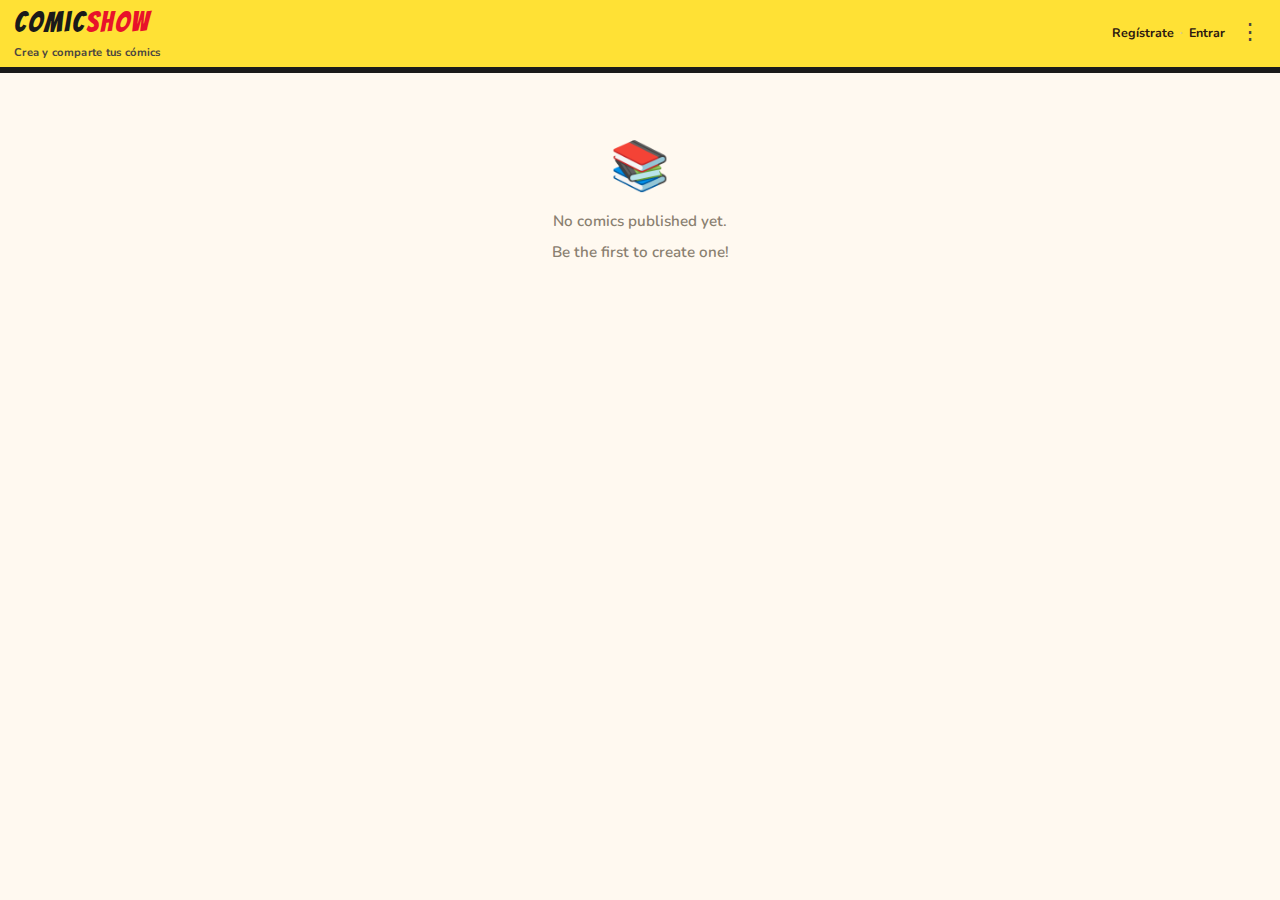
<file: index.html>
<!DOCTYPE html>
<html lang="es">
<head>
  <meta charset="UTF-8">
  <meta name="viewport" content="width=device-width, initial-scale=1.0, viewport-fit=cover">
  <meta name="mobile-web-app-capable" content="yes">
  <meta name="apple-mobile-web-app-capable" content="yes">
  <title>ComicShow</title>
  <link rel="manifest" href="manifest.json">
  <link rel="stylesheet" href="css/main.css">
  <link rel="stylesheet" href="css/home.css">
  <link href="https://fonts.googleapis.com/css2?family=Bangers&family=Comic+Neue:wght@400;700&family=Nunito:wght@400;600;700;900&display=swap" rel="stylesheet">
</head>
<body>




<!-- ══ LISTA ══ -->
<main class="home-list" id="comicsGrid">
  <div class="home-empty hidden" id="emptyState">
    <span>📚</span>
    <p data-i18n="noComics">Aún no hay cómics publicados.</p>
    <p data-i18n="beFirst">¡Sé el primero en crear uno!</p>
  </div>
</main>

<div class="toast" id="toast"></div>
<script src="js/i18n.js"></script>
<script src="js/auth.js"></script>
<script src="js/storage.js"></script>
<script src="js/header.js"></script>
<script src="js/home.js"></script>
</body>
</html>
</file>
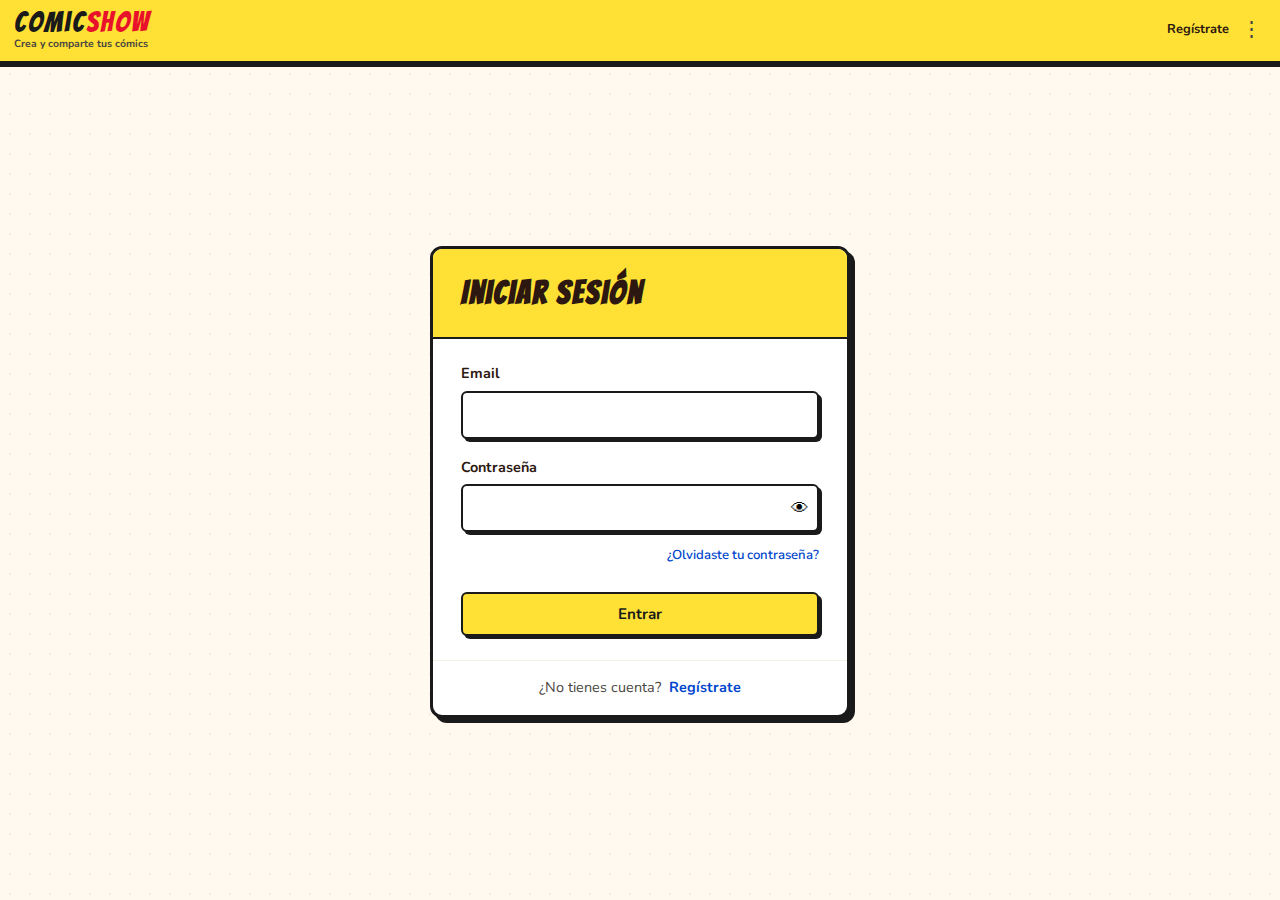
<file: pages/editor.html>
<!DOCTYPE html>
<html lang="es">
<head>
  <meta charset="UTF-8">
  <meta name="viewport" content="width=device-width, initial-scale=1.0, viewport-fit=cover">
  <title>Editor – ComicShow</title>
  <link rel="stylesheet" href="../css/main.css">
  <link rel="stylesheet" href="../css/editor.css">
  <link href="https://fonts.googleapis.com/css2?family=Bangers&family=Comic+Neue:wght@400;700&family=Nunito:wght@400;600;700;900&display=swap" rel="stylesheet">
</head>
<body class="editor-page">


<div class="editor-toolbar" id="editorToolbar" aria-label="Herramientas del editor">
  <div class="editor-menus" id="editorMenus" style="display:none">
    <div class="editor-dropdown">
      <button class="editor-menu-btn" data-menu="menuVinetas">🖼 Viñetas ▾</button>
      <div class="editor-dropdown-panel" id="menuVinetas">
        <div class="edrop-section">
          <div class="edrop-label" data-i18n="panelOrientation">Orientación</div>
          <div id="orientationSection">
            <select id="panelOrientation" class="form-input">
              <option value="h" data-i18n="horizontal">Horizontal</option>
              <option value="v" data-i18n="vertical">Vertical</option>
            </select>
          </div>
        </div>
        <div class="edrop-section" id="uploadSection"></div>
        <div class="edrop-section">
          <div class="edrop-label">Orden y lista</div>
          <div id="panelsList"></div>
        </div>
      </div>
    </div>
    <div class="editor-dropdown">
      <button class="editor-menu-btn" data-menu="menuTextos">✍️ Textos ▾</button>
      <div class="editor-dropdown-panel" id="menuTextos">
        <div class="edrop-section">
          <div class="edrop-btns" id="textTools" style="display:none">
            <button class="btn btn-outline" id="addDialogBtn" data-i18n="addDialog">💬 Bocadillo</button>
            <button class="btn btn-outline" id="addHeaderBtn" data-i18n="addHeader">📋 Cabecera</button>
            <button class="btn btn-outline" id="addFooterBtn" data-i18n="addFooter">📝 Pie</button>
          </div>
        </div>
        <div class="edrop-section">
          <div class="edrop-label" data-i18n="dialogOrder">Orden de aparición</div>
          <div id="dialogOrderList" class="dialog-order-list"></div>
        </div>
      </div>
    </div>
  </div>
  <div class="editor-actions" id="editorActions" style="display:none">
    <button class="btn btn-outline editor-btn" id="saveBtn" data-i18n="save">Guardar</button>
    <button class="btn btn-primary editor-btn" id="publishBtn" data-i18n="publishComic">📖 Publicar</button>
  </div>
</div>


<!-- PANTALLA 1: Lista de proyectos -->
<main id="screenProjects" class="projects-screen">
  <div class="projects-header">
    <h2 class="projects-title" data-i18n="myComics">Mis cómics</h2>
    <button class="btn btn-primary" id="newProjectBtn" data-i18n="newProject">✨ Nuevo proyecto</button>
  </div>
  <div class="projects-grid" id="projectsGrid"></div>
</main>

<!-- PANTALLA 2: Editor de viñeta -->
<main id="screenEditor" class="editor-canvas-area" style="display:none">
  <div class="canvas-placeholder" id="canvasPlaceholder">
    <span>🖼</span>
    <p>Abre <strong>Viñetas ▾</strong> y sube tu primera imagen</p>
  </div>
  <div class="panel-viewer hidden" id="panelViewer">
    <div class="panel-stage" id="panelStage">
      <img id="panelImage" src="" alt="">
      <div class="text-layer" id="textLayer"></div>
    </div>
    <div class="panel-num-bar" id="panelNumBar">Viñeta 1</div>
  </div>
</main>

<!-- Modal: Nuevo proyecto -->
<div class="modal-overlay" id="projectModal">
  <div class="modal-box">
    <div class="modal-header">
      <span class="modal-title">Nuevo proyecto</span>
      <button class="modal-close" id="projectModalClose">✕</button>
    </div>
    <div class="modal-body">
      <div class="form-group">
        <label class="form-label">Título del cómic</label>
        <input type="text" id="comicTitleInput" class="form-input" maxlength="80" placeholder="Escribe el título...">
      </div>
      <div class="form-group">
        <label class="form-label">Descripción (opcional)</label>
        <textarea id="comicDescInput" class="form-input" rows="2" maxlength="200" placeholder="Breve descripción..."></textarea>
      </div>
    </div>
    <div class="modal-footer">
      <button class="btn btn-primary" id="projectModalSave">Crear proyecto</button>
    </div>
  </div>
</div>

<!-- Modal: Cola del bocadillo -->
<div class="modal-overlay" id="tailModal">
  <div class="modal-box">
    <div class="modal-header">
      <span class="modal-title">Cola del bocadillo</span>
      <button class="modal-close" id="tailModalClose">✕</button>
    </div>
    <div class="modal-body tail-selector">
      <p style="margin-bottom:12px;font-size:.9rem;color:var(--gray-700)">¿Desde qué lado sale la cola?</p>
      <div class="tail-options">
        <button class="tail-opt" data-tail="top">↑ Arriba</button>
        <button class="tail-opt" data-tail="right">→ Derecha</button>
        <button class="tail-opt" data-tail="bottom">↓ Abajo</button>
        <button class="tail-opt" data-tail="left">← Izquierda</button>
      </div>
    </div>
  </div>
</div>

<input type="file" id="fileInput" accept="image/*,.gif" style="display:none" multiple>
<div class="toast" id="toast"></div>
<script src="../js/i18n.js"></script>
<script src="../js/auth.js"></script>
<script src="../js/storage.js"></script>
<script src="../js/header.js"></script>
<script src="../js/editor.js"></script>
</body>
</html>
</file>
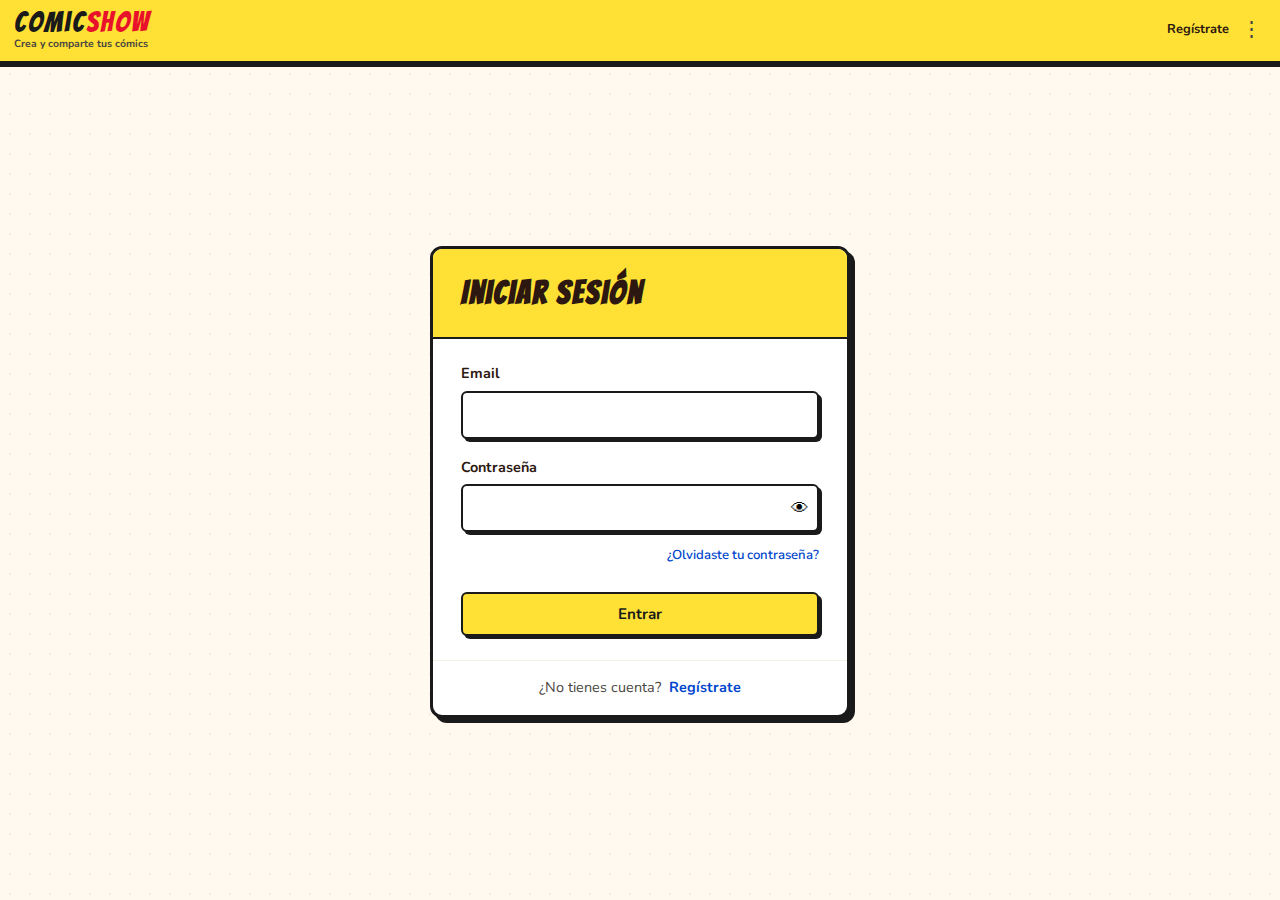
<file: pages/login.html>
<!DOCTYPE html>
<html lang="es">
<head>
  <meta charset="UTF-8">
  <meta name="viewport" content="width=device-width, initial-scale=1.0, viewport-fit=cover">
  <title>Entrar – ComicShow</title>
  <link rel="stylesheet" href="../css/main.css">
  <link rel="stylesheet" href="../css/auth.css">
  <link href="https://fonts.googleapis.com/css2?family=Bangers&family=Comic+Neue:wght@400;700&family=Nunito:wght@400;600;700;900&display=swap" rel="stylesheet">
</head>
<body class="auth-page">

<header class="site-header home-header">
  <div class="home-header-inner">
    <div class="home-logo-area">
      <a href="../index.html" class="logo-link">
        <span class="logo-main">Comic<span class="logo-accent">Show</span></span>
      </a>
      <span class="home-tagline">Crea y comparte tus cómics</span>
    </div>
    <div class="home-user-area">
      <a href="register.html" class="home-user-link" style="font-size:.8rem;font-weight:700">Regístrate</a>
      <button class="home-dots-btn" title="Más opciones">⋮</button>
    </div>
  </div>
</header>

<main class="auth-main">
  <div class="auth-card">
    <div class="auth-card-header">
      <h1 class="auth-title">Iniciar sesión</h1>
    </div>
    <form id="loginForm" class="auth-form" novalidate>
      <div class="form-group">
        <label class="form-label" for="loginEmail">Email</label>
        <input type="email" id="loginEmail" class="form-input" autocomplete="email" required>
        <span class="form-error" id="emailError"></span>
      </div>
      <div class="form-group">
        <label class="form-label" for="loginPass">Contraseña</label>
        <div class="pass-wrap">
          <input type="password" id="loginPass" class="form-input" autocomplete="current-password" required>
          <button type="button" class="pass-toggle" id="passToggle">👁</button>
        </div>
        <span class="form-error" id="passError"></span>
      </div>
      <div class="form-group forgot-row">
        <a href="#" class="forgot-link">¿Olvidaste tu contraseña?</a>
      </div>
      <button type="submit" class="btn btn-primary btn-full">Entrar</button>
    </form>
    <p class="auth-switch">
      ¿No tienes cuenta? <a href="register.html">Regístrate</a>
    </p>
  </div>
</main>

<div class="toast" id="toast"></div>
<script src="../js/i18n.js"></script>
<script src="../js/auth.js"></script>
<script src="../js/auth-pages.js"></script>
</body>
</html>
</file>
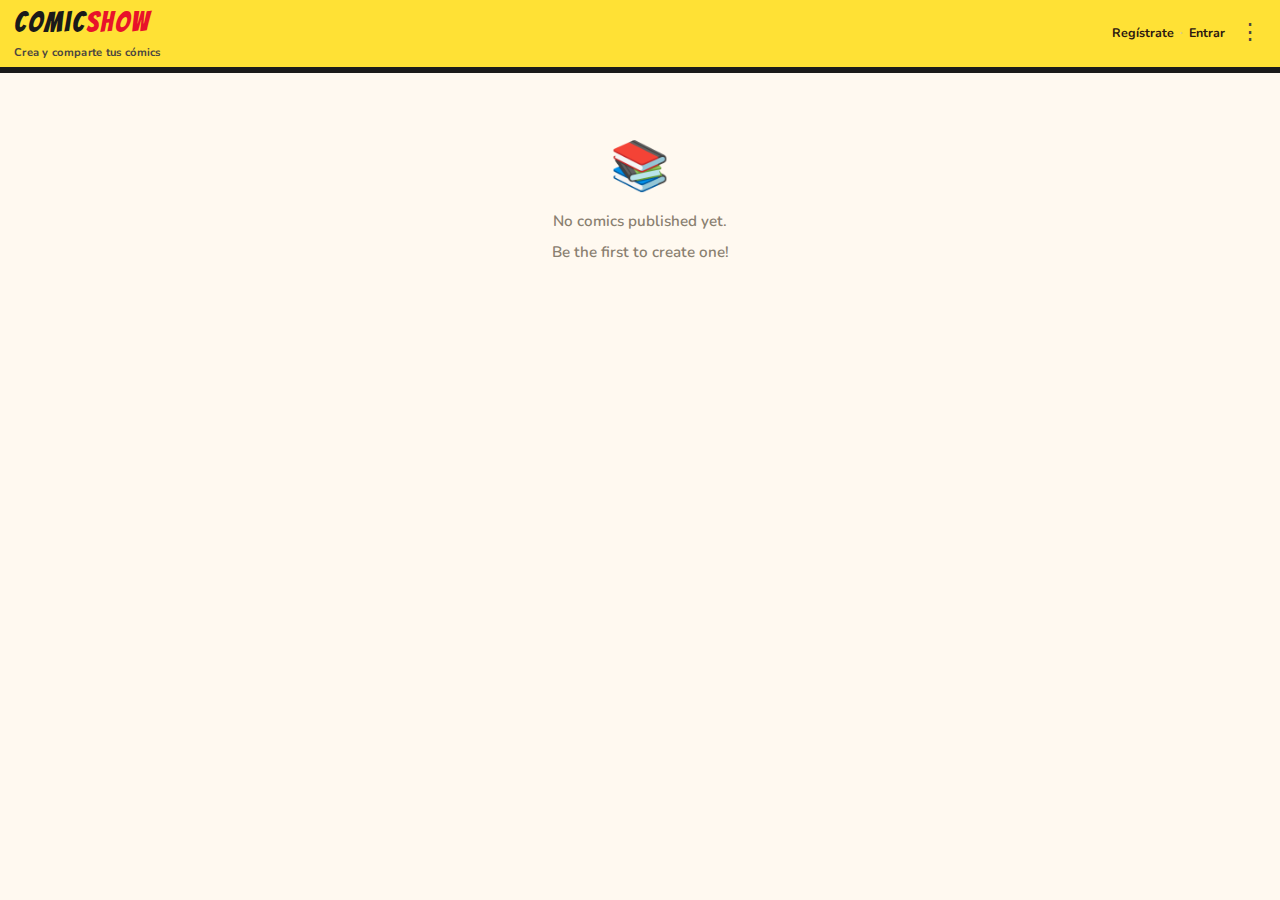
<file: pages/reader.html>
<!DOCTYPE html>
<html lang="es">
<head>
  <meta charset="UTF-8">
  <meta name="viewport" content="width=device-width, initial-scale=1.0, viewport-fit=cover">
  <meta name="mobile-web-app-capable" content="yes">
  <meta name="apple-mobile-web-app-capable" content="yes">
  <title>Leer Cómic – ComicShow</title>
  <link rel="stylesheet" href="../css/main.css">
  <link rel="stylesheet" href="../css/reader.css">
  <link href="https://fonts.googleapis.com/css2?family=Bangers&family=Comic+Neue:wght@400;700&family=Nunito:wght@400;600;700;900&display=swap" rel="stylesheet">
</head>
<body class="reader-page">

<!-- Barra superior: solo PC -->
<div class="reader-topbar" id="readerTopbar">
  <div class="home-logo-area" style="flex-direction:row;align-items:center;gap:6px">
    <a href="../index.html" class="logo-link">
      <span class="logo-main" style="font-size:1.4rem">Comic<span class="logo-accent">Show</span></span>
    </a>
  </div>
  <div class="reader-info">
    <span class="reader-comic-title" id="readerComicTitle"></span>
    <span class="reader-panel-num"   id="readerPanelNum">1 / 1</span>
  </div>
</div>

<!-- Área de lectura -->
<div class="reader-stage" id="readerStage"></div>

<!-- Flechas de navegación: solo PC, discretas, sobre el stage -->
<button class="reader-arrow reader-arrow-left"  id="prevBtn" title="Anterior">‹</button>
<button class="reader-arrow reader-arrow-right" id="nextBtn" title="Siguiente">›</button>

<!-- Fin del cómic -->
<div class="reader-end-overlay hidden" id="endOverlay">
  <div class="end-card">
    <div class="end-icon">🎉</div>
    <h2 data-i18n="endOfComic">¡Fin del cómic!</h2>
    <div class="end-actions">
      <button class="btn btn-outline" id="restartBtn" data-i18n="readerRestart">↩ Volver al inicio</button>
      <a href="../index.html" class="btn btn-primary" data-i18n="readerExit">🏠 Salir</a>
    </div>
  </div>
</div>


<div class="toast" id="toast"></div>

<script src="../js/i18n.js"></script>
<script src="../js/auth.js"></script>
<script src="../js/storage.js"></script>
<script src="../js/reader.js"></script>
</body>
</html>
</file>
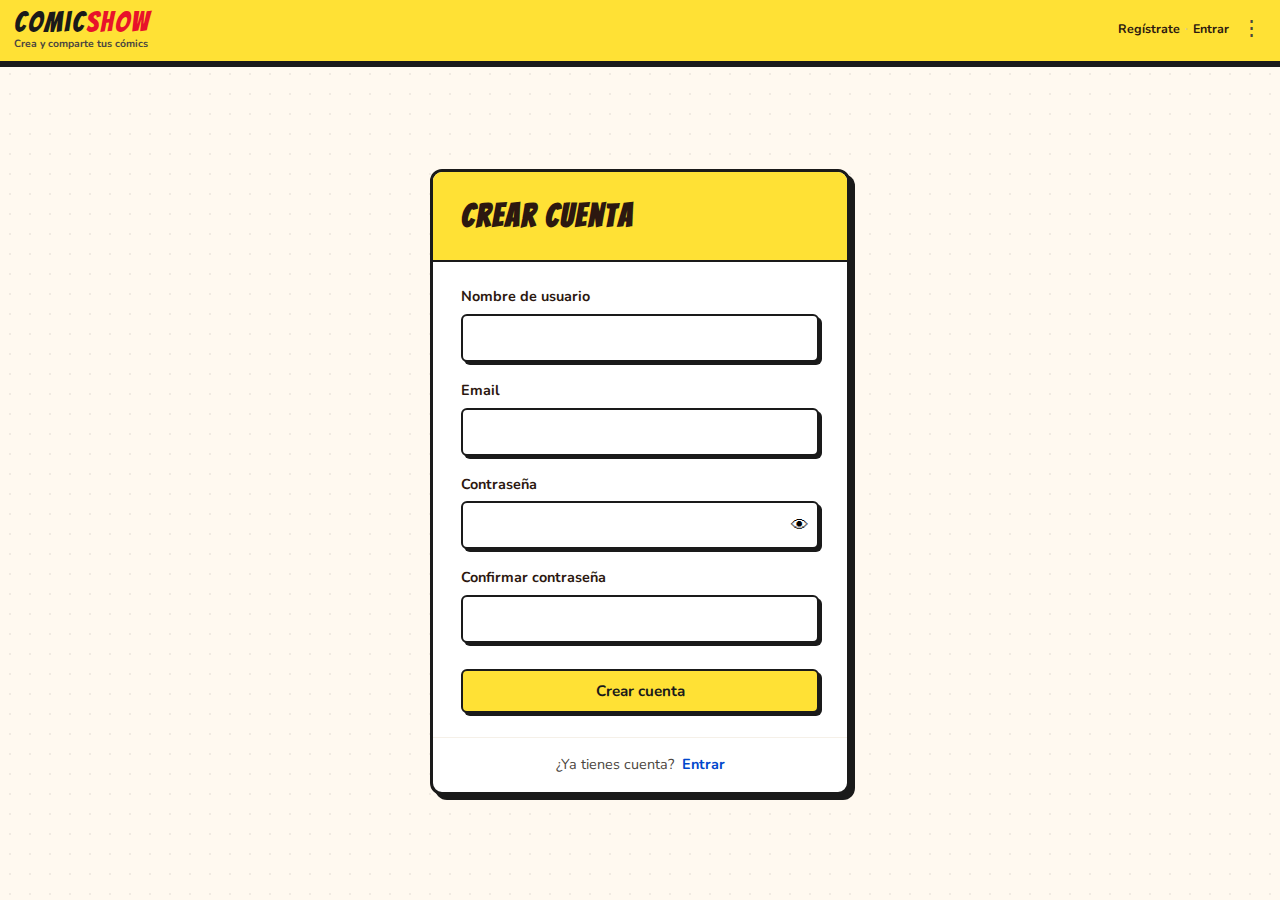
<file: pages/register.html>
<!DOCTYPE html>
<html lang="es">
<head>
  <meta charset="UTF-8">
  <meta name="viewport" content="width=device-width, initial-scale=1.0, viewport-fit=cover">
  <title>Registrarse – ComicShow</title>
  <link rel="stylesheet" href="../css/main.css?v=20260221">
  <link rel="stylesheet" href="../css/auth.css?v=20260221">
  <link href="https://fonts.googleapis.com/css2?family=Bangers&family=Comic+Neue:wght@400;700&family=Nunito:wght@400;600;700;900&display=swap" rel="stylesheet">
</head>
<body class="auth-page">


<main class="auth-main">
  <div class="auth-card">
    <div class="auth-card-header">
      <h1 class="auth-title">Crear cuenta</h1>
    </div>
    <form id="registerForm" class="auth-form" novalidate>
      <div class="form-group">
        <label class="form-label" for="regUsername">Nombre de usuario</label>
        <input type="text" id="regUsername" class="form-input" autocomplete="username" required>
        <span class="form-error" id="usernameError"></span>
      </div>
      <div class="form-group">
        <label class="form-label" for="regEmail">Email</label>
        <input type="email" id="regEmail" class="form-input" autocomplete="email" required>
        <span class="form-error" id="emailError"></span>
      </div>
      <div class="form-group">
        <label class="form-label" for="regPass">Contraseña</label>
        <div class="pass-wrap">
          <input type="password" id="regPass" class="form-input" autocomplete="new-password" required>
          <button type="button" class="pass-toggle" id="passToggle">👁</button>
        </div>
        <span class="form-error" id="passError"></span>
      </div>
      <div class="form-group">
        <label class="form-label" for="regPassConf">Confirmar contraseña</label>
        <input type="password" id="regPassConf" class="form-input" autocomplete="new-password" required>
        <span class="form-error" id="passConfError"></span>
      </div>
      <button type="submit" class="btn btn-primary btn-full">Crear cuenta</button>
    </form>
    <p class="auth-switch">
      ¿Ya tienes cuenta? <a href="login.html">Entrar</a>
    </p>
  </div>
</main>

<div class="toast" id="toast"></div>
<script src="../js/i18n.js?v=20260221"></script>
<script src="../js/auth.js?v=20260221"></script>
<script src="../js/storage.js?v=20260221"></script>
<script src="../js/header.js?v=20260221"></script>
<script src="../js/auth-pages.js?v=20260221"></script>
</body>
</html>
</file>
<file: css/home.css>
/* ============================================================
   home.css — Página de inicio
   ============================================================ */

/* ── CABECERA HOME ── */
.home-header {
  height: auto;
  min-height: var(--header-h);
}
.home-header-inner {
  display: flex;
  align-items: center;
  justify-content: space-between;
  padding: 8px 14px;
  gap: 10px;
  max-width: 100%;
}

/* Logo y tagline en la misma línea */
.home-logo-area {
  display: flex;
  align-items: baseline;
  gap: 8px;
  flex-shrink: 0;
}
.home-logo-area .logo-main { font-size: 1.8rem; }
.home-tagline {
  font-size: 0.7rem;
  font-weight: 700;
  color: var(--gray-700);
  letter-spacing: 0.3px;
  white-space: nowrap;
}

/* Área de usuario: compacta, sin marcos */
.home-user-area {
  display: flex;
  align-items: center;
  gap: 10px;
  flex-shrink: 0;
}
.home-guest {
  display: flex;
  align-items: center;
  gap: 6px;
  font-size: 0.8rem;
  font-weight: 700;
}
.home-user-link {
  color: var(--ink);
  text-decoration: none;
  padding: 2px 0;
  border-bottom: 1.5px solid transparent;
  transition: border-color .15s;
}
.home-user-link:hover { border-bottom-color: var(--black); }
.home-user-sep { color: var(--gray-300); }

.home-logged {
  display: flex;
  align-items: center;
  gap: 8px;
}
.home-username {
  font-size: 0.8rem;
  font-weight: 700;
  color: var(--gray-700);
}

/* Botón 3 puntos */
.home-dots-btn {
  background: none;
  border: none;
  font-size: 1.4rem;
  cursor: pointer;
  color: var(--gray-700);
  padding: 0 4px;
  line-height: 1;
  letter-spacing: 1px;
}
.home-dots-btn:hover { color: var(--black); }

/* ── BARRA DE FILTROS ── */
.home-filters {
  display: flex;
  align-items: center;
  border-bottom: 1.5px solid var(--gray-300);
  background: var(--white);
  padding: 0 14px;
}
.home-filter {
  flex: 1;
  background: none;
  border: none;
  padding: 11px 4px;
  font-family: var(--font-body);
  font-weight: 700;
  font-size: 0.88rem;
  color: var(--gray-500);
  cursor: pointer;
  text-align: center;
  position: relative;
  transition: color .15s;
}
.home-filter:hover { color: var(--ink); }
.home-filter.active {
  color: var(--ink);
}
.home-filter.active::after {
  content: '';
  position: absolute;
  bottom: -1.5px; left: 10%; right: 10%;
  height: 2.5px;
  background: var(--black);
  border-radius: 2px;
}
/* Separador vertical entre filtros */
.home-filter-sep {
  width: 1px;
  height: 18px;
  background: var(--gray-300);
  flex-shrink: 0;
}

/* ── LISTA DE CÓMICS ── */
.home-list {
  padding: 0;
  max-width: var(--max-w);
  margin: 0 auto;
  width: 100%;
}

/* ── TARJETA DE CÓMIC: miniatura cuadrada pequeña + info a la derecha ── */
.comic-row {
  display: flex;
  align-items: flex-start;
  gap: 12px;
  padding: 12px 14px;
  border-bottom: 1px solid var(--gray-100);
  background: var(--white);
}
.comic-row:active { background: var(--gray-100); }

/* Miniatura cuadrada, sin marco */
.comic-row-thumb {
  width: 72px;
  height: 72px;
  flex-shrink: 0;
  background: var(--gray-100);
  overflow: hidden;
  display: flex;
  align-items: center;
  justify-content: center;
  font-size: 1.8rem;
  color: var(--gray-300);
}
.comic-row-thumb img {
  width: 100%;
  height: 100%;
  object-fit: cover;
  display: block;
}

/* Info: título, autor, botones */
.comic-row-info {
  flex: 1;
  min-width: 0;
  display: flex;
  flex-direction: column;
  gap: 3px;
  padding-top: 1px;
}
.comic-row-title {
  font-family: var(--font-body);
  font-weight: 900;
  font-size: 0.95rem;
  color: var(--ink);
  line-height: 1.2;
  white-space: nowrap;
  overflow: hidden;
  text-overflow: ellipsis;
}
.comic-row-author {
  font-size: 0.78rem;
  color: var(--gray-500);
  font-weight: 600;
  white-space: nowrap;
  overflow: hidden;
  text-overflow: ellipsis;
}
.comic-row-author a {
  color: var(--blue);
  font-weight: 700;
}
.comic-row-actions {
  display: flex;
  gap: 10px;
  margin-top: 5px;
}
.comic-row-btn {
  background: none;
  border: none;
  padding: 0;
  font-family: var(--font-body);
  font-weight: 700;
  font-size: 0.82rem;
  color: var(--blue);
  cursor: pointer;
  text-decoration: none;
}
.comic-row-btn:hover { text-decoration: underline; }
.comic-row-btn.edit  { color: var(--gray-700); }

/* ── ESTADO VACÍO ── */
.home-empty {
  text-align: center;
  padding: 60px 20px;
  color: var(--gray-500);
  font-size: 0.95rem;
  font-weight: 600;
  display: flex;
  flex-direction: column;
  align-items: center;
  gap: 8px;
}
.home-empty span { font-size: 3rem; }
.home-empty.hidden { display: none; }

/* ── PC: un poco más de espacio ── */
@media(min-width: 600px) {
  .home-filters { padding: 0 24px; }
  .home-list    { padding: 0; }
  .comic-row    { padding: 14px 24px; }
  .comic-row-thumb { width: 88px; height: 88px; }
  .comic-row-title { font-size: 1rem; }
}
</file>
<file: css/editor.css>
/* ── Cabecera minimalista (compartida con home) ── */
.home-logo-area {
  display: flex; flex-direction: column;
  align-items: flex-start; flex-shrink: 0;
}
.home-logo-area .logo-main { font-size: 1.8rem; line-height: 1; }
.home-tagline {
  font-size: 0.65rem; font-weight: 700;
  color: var(--gray-700); white-space: nowrap;
  line-height: 1.2; margin-top: 1px;
}
.home-user-area { display: flex; align-items: center; gap: 8px; flex-shrink: 0; }
.home-username  { font-size: 0.78rem; font-weight: 700; color: var(--gray-700); }
.home-dots-btn  { background: none; border: none; font-size: 1.3rem; cursor: pointer; color: var(--gray-700); padding: 2px 4px; }

/* ============================================================
   editor.css
   ============================================================ */

.editor-page { background: var(--gray-100); }

/* ── CABECERA ── */
.editor-site-header { height: auto; min-height: var(--header-h); }
.editor-header-inner {
  display: flex;
  align-items: center;
  gap: 6px;
  padding: 8px 14px;
  max-width: 100%;
}
.editor-site-header .logo-main { font-size: 1.4rem; }

/* ── MENÚS ── */
.editor-menus { display: flex; gap: 4px; flex-shrink: 0; }
.editor-dropdown { position: relative; }

.editor-menu-btn {
  display: flex; align-items: center; gap: 4px;
  padding: 8px 14px;
  background: var(--white);
  border: 2px solid var(--black);
  border-radius: var(--radius-sm);
  font-family: var(--font-body); font-weight: 700; font-size: 0.95rem;
  cursor: pointer;
  box-shadow: 2px 2px 0 var(--black);
  white-space: nowrap;
  transition: background .12s;
}
.editor-menu-btn:hover { background: var(--gray-100); }
.editor-menu-btn.open  { background: var(--yellow); box-shadow: 1px 1px 0 var(--black); transform: translate(1px,1px); }

.editor-dropdown-panel {
  display: none;
  position: absolute;
  top: calc(100% + 6px); left: 0;
  background: var(--white);
  border: 2.5px solid var(--black);
  border-radius: var(--radius);
  box-shadow: var(--box-shadow-lg);
  min-width: 290px; max-width: 350px;
  max-height: 75vh; overflow-y: auto;
  z-index: 700;
  font-size: 1rem;
}
.editor-dropdown-panel.open { display: block; }

@media(max-width:600px){
  .editor-dropdown-panel {
    position: fixed;
    left: 8px; right: 8px;
    top: calc(var(--header-h) + 4px);
    max-width: none;
  }
}

.edrop-section { padding: 12px 16px; border-bottom: 1.5px solid var(--gray-100); }
.edrop-section:last-child { border-bottom: none; }
.edrop-label { font-weight: 700; font-size: 0.85rem; color: var(--gray-700); margin-bottom: 8px; text-transform: uppercase; letter-spacing: .4px; }
.edrop-btns  { display: flex; flex-direction: column; gap: 8px; }
.edrop-btns .btn { font-size: 0.95rem; padding: 10px 14px; }

/* ── ACCIONES ── */
.editor-actions { display: flex; gap: 6px; flex-shrink: 0; margin-left: auto; }
.editor-btn { padding: 8px 14px; font-size: 0.9rem; }

/* ── PANTALLA PROYECTOS ── */
.projects-screen { max-width: 900px; margin: 0 auto; padding: 30px 16px; }
.projects-header {
  display: flex; align-items: center; justify-content: space-between;
  margin-bottom: 24px; padding-bottom: 12px;
  border-bottom: 2.5px solid var(--black);
  flex-wrap: wrap; gap: 12px;
}
.projects-title { font-family: var(--font-display); font-size: 2rem; letter-spacing: 2px; }
.projects-grid  { display: grid; grid-template-columns: repeat(auto-fill, minmax(200px, 1fr)); gap: 20px; }

.project-card {
  background: var(--white); border: 2.5px solid var(--black);
  border-radius: var(--radius); box-shadow: var(--box-shadow);
  overflow: hidden; cursor: pointer;
  transition: transform .15s, box-shadow .15s;
}
.project-card:hover { transform: translate(-2px,-2px); box-shadow: var(--box-shadow-lg); }
.project-card-thumb {
  width: 100%; aspect-ratio: 3/2;
  background: var(--gray-100);
  display: flex; align-items: center; justify-content: center;
  font-size: 2.5rem;
  border-bottom: 2px solid var(--black); overflow: hidden;
}
.project-card-thumb img { width: 100%; height: 100%; object-fit: cover; }
.project-card-body  { padding: 10px 12px; }
.project-card-title { font-family: var(--font-display); font-size: 1.1rem; letter-spacing: 1px; white-space: nowrap; overflow: hidden; text-overflow: ellipsis; }
.project-card-meta  { font-size: 0.8rem; color: var(--gray-500); margin-top: 2px; }
.project-card-actions {
  display: flex; gap: 6px;
  padding: 8px 12px;
  border-top: 1.5px solid var(--gray-100); background: var(--gray-100);
}
.project-card-actions .btn { flex: 1; justify-content: center; font-size: 0.82rem; padding: 7px 6px; }

.projects-empty { grid-column: 1/-1; text-align: center; padding: 60px 20px; color: var(--gray-500); font-size: 1rem; font-weight: 600; }
.projects-empty span { font-size: 3rem; display: block; margin-bottom: 12px; }

/* ── PANTALLA EDITOR ── */
.editor-canvas-area {
  display: flex; flex-direction: column; align-items: center;
  padding: 16px; min-height: calc(100vh - var(--header-h));
  background:
    repeating-linear-gradient(0deg, transparent, transparent 19px, rgba(0,0,0,.04) 20px),
    repeating-linear-gradient(90deg, transparent, transparent 19px, rgba(0,0,0,.04) 20px);
}
.canvas-placeholder {
  display: flex; flex-direction: column; align-items: center; justify-content: center;
  gap: 12px; color: var(--gray-500); font-size: 1rem; font-weight: 600;
  min-height: 300px; text-align: center;
}
.canvas-placeholder span { font-size: 3rem; }

/* ── VISOR DE VIÑETA ── */
.panel-viewer {
  background: var(--white);
  border: 2.5px solid var(--black);
  border-radius: var(--radius);
  box-shadow: var(--box-shadow-lg);
  width: 100%;
  max-width: 820px;
}

/*
  Canvas de proporción fija:
  Horizontal → 20:9  (landscape móvil)
  Vertical   → 9:20  (portrait móvil)
  La imagen se encaja con object-fit:contain — nunca se corta ni distorsiona.
  Si sobra espacio queda fondo gris, la imagen centrada.
*/
.panel-stage {
  position: relative;
  width: 100%;
  overflow: hidden;
  background: #ffffff;
  border-radius: var(--radius) var(--radius) 0 0;
}

/* Horizontal: aspect-ratio 20/9 */
.panel-stage.orient-h {
  aspect-ratio: 20 / 9;
  max-height: 60vh;
  overflow: visible;
}
/* Vertical: aspect-ratio 9/20 — más alto que ancho */
.panel-stage.orient-v {
  aspect-ratio: 9 / 20;
  max-height: 80vh;
  max-width: 360px;
  margin: 0 auto;
  overflow: visible;
}
/* Fallback si aún no hay orientación asignada */
.panel-stage:not(.orient-h):not(.orient-v) {
  aspect-ratio: 20 / 9;
  max-height: 60vh;
  overflow: visible;
}

.panel-stage img#panelImage {
  position: absolute;
  inset: 0;
  width: 100%; height: 100%;
  object-fit: contain;
  object-position: center;
  display: block;
  user-select: none; pointer-events: none;
}

.panel-num-bar {
  text-align: center; padding: 4px 0;
  font-size: 0.78rem; font-weight: 700; color: var(--gray-500);
  background: var(--gray-100);
  border-top: 1.5px solid var(--gray-300);
  border-radius: 0 0 var(--radius) var(--radius);
  letter-spacing: .5px;
}

/* ── CAPA DE TEXTOS ── */
.text-layer { position: absolute; inset: 0; pointer-events: none; }
.text-layer.editable { pointer-events: all; }

/* ── BOCADILLO ── */
.bubble-wrapper {
  position: absolute; z-index: 10;
  pointer-events: all; user-select: none;
}
.bubble-inner {
  position: relative;
  background: var(--white);
  border: 2.5px solid var(--black);
  border-radius: 16px;
  padding: 8px 14px;
  font-family: var(--font-comic); font-weight: 700;
  font-size: clamp(0.85rem, 2.2vw, 1.05rem);
  line-height: 1.4;
  max-width: 200px; min-width: 60px;
  word-break: break-word;
  box-shadow: 2px 2px 0 var(--black);
  cursor: pointer;
  overflow-y: auto; max-height: 120px;
}

/* Placeholder en gris */
.bubble-text:empty::before {
  content: attr(data-placeholder);
  color: var(--gray-300);
  pointer-events: none;
}

/* Modo edición */
.bubble-wrapper.editing .bubble-inner {
  border-color: var(--blue);
  box-shadow: 2px 2px 0 var(--blue);
  cursor: move;
}
.bubble-wrapper.editing .bubble-text { cursor: text; }

/* Controles: ocultos salvo en modo edición */
.bubble-controls {
  display: none; gap: 4px; margin-top: 5px;
  justify-content: center; flex-wrap: wrap;
}
.bubble-wrapper.editing .bubble-controls { display: flex; }

.bubble-ctrl-btn {
  background: var(--black); color: var(--yellow);
  border: none; padding: 4px 10px; border-radius: 4px;
  font-size: 0.8rem; font-weight: 700; cursor: pointer;
  font-family: var(--font-body);
}
.bubble-ctrl-btn.danger { background: var(--red);  color: var(--white); }
.bubble-ctrl-btn.save   { background: var(--blue); color: var(--white); }

/* 8 puntos de cola: ocultos salvo en modo edición */
.bubble-tail-points { display: none; position: absolute; inset: -10px; pointer-events: none; }
.bubble-wrapper.editing .bubble-tail-points { display: block; }

.tail-point {
  position: absolute; width: 14px; height: 14px;
  background: var(--blue); border: 2px solid var(--white);
  border-radius: 50%; cursor: pointer; pointer-events: all;
  transform: translate(-50%, -50%);
  transition: background .15s, transform .15s; z-index: 20;
}
.tail-point:hover   { background: var(--red); transform: translate(-50%,-50%) scale(1.3); }
.tail-point.active  { background: var(--red); }

/* Posición de los 8 puntos */
.tail-point[data-pos="top-left"]     { top: 10px;               left: 10px;               }
.tail-point[data-pos="top"]          { top: 10px;               left: 50%;                }
.tail-point[data-pos="top-right"]    { top: 10px;               left: calc(100% - 10px);  }
.tail-point[data-pos="right"]        { top: 50%;                left: calc(100% - 10px);  }
.tail-point[data-pos="bottom-right"] { top: calc(100% - 10px);  left: calc(100% - 10px);  }
.tail-point[data-pos="bottom"]       { top: calc(100% - 10px);  left: 50%;                }
.tail-point[data-pos="bottom-left"]  { top: calc(100% - 10px);  left: 10px;               }
.tail-point[data-pos="left"]         { top: 50%;                left: 10px;               }

/* Cola SVG */
.bubble-tail { position: absolute; pointer-events: none; z-index: 5; }
.bubble-tail.tail-bottom       { bottom: -20px; left: 50%;              transform: translateX(-50%);           width: 30px; height: 22px; }
.bubble-tail.tail-bottom-left  { bottom: -20px; left: 20%;              width: 30px; height: 22px; }
.bubble-tail.tail-bottom-right { bottom: -20px; right: 20%;             width: 30px; height: 22px; }
.bubble-tail.tail-top          { top: -20px;    left: 50%;              transform: translateX(-50%) scaleY(-1); width: 30px; height: 22px; }
.bubble-tail.tail-top-left     { top: -20px;    left: 20%;              transform: scaleY(-1);                  width: 30px; height: 22px; }
.bubble-tail.tail-top-right    { top: -20px;    right: 20%;             transform: scaleY(-1);                  width: 30px; height: 22px; }
.bubble-tail.tail-left         { left: -22px;   top: 50%;               transform: translateY(-50%) rotate(90deg);  width: 22px; height: 30px; }
.bubble-tail.tail-right        { right: -22px;  top: 50%;               transform: translateY(-50%) rotate(-90deg); width: 22px; height: 30px; }

/* ── TEXTO CABECERA / PIE ── */
.panel-text-block {
  position: absolute; left: 0; right: 0;
  background: rgba(255,255,255,0.93);
  border: 2px solid var(--black);
  padding: 6px 14px;
  font-family: var(--font-comic); font-weight: 700;
  font-size: clamp(0.85rem, 2vw, 1rem);
  pointer-events: all; z-index: 10;
}
.panel-text-block.header-block { top: 0; border-top: none; border-left: none; border-right: none; border-bottom-width: 2.5px; }
.panel-text-block.footer-block { bottom: 0; border-bottom: none; border-left: none; border-right: none; border-top-width: 2.5px; }
.panel-text-block [contenteditable] { outline: none; }
.panel-text-block .block-del { float: right; background: none; border: none; cursor: pointer; font-size: 1rem; color: var(--red); font-weight: 900; }

/* ── LISTA VIÑETAS EN DROPDOWN ── */
.panels-list { display: flex; flex-direction: column; gap: 6px; }
.panel-thumb-item {
  display: flex; align-items: center; gap: 8px;
  background: var(--white); border: 2px solid var(--black);
  border-radius: var(--radius-sm); padding: 7px 10px;
  cursor: pointer; box-shadow: 2px 2px 0 var(--black);
  transition: background .12s;
}
.panel-thumb-item.active, .panel-thumb-item:hover { background: var(--yellow); }
.panel-thumb-item.dragging  { opacity: .5; border-style: dashed; }
.panel-thumb-item.drag-over { border-color: var(--blue); }
.drag-handle     { color: var(--gray-500); cursor: grab; flex-shrink: 0; font-size: 1rem; }
.panel-thumb-img { width: 52px; height: 34px; object-fit: cover; border: 1.5px solid var(--black); border-radius: 3px; background: var(--gray-100); flex-shrink: 0; }
.panel-thumb-num { font-weight: 900; font-size: 0.82rem; color: var(--gray-700); }
.panel-thumb-info { flex: 1; min-width: 0; }
.panel-thumb-actions button { background: none; border: none; cursor: pointer; font-size: 1rem; padding: 2px 5px; border-radius: 3px; }
.panel-thumb-actions button:hover { background: rgba(0,0,0,.1); }

.upload-zone {
  border: 2.5px dashed var(--gray-300); border-radius: var(--radius);
  padding: 14px; text-align: center; cursor: pointer;
  font-size: 0.95rem; color: var(--gray-500); font-weight: 600;
  transition: border-color .15s, background .15s;
}
.upload-zone:hover { border-color: var(--blue); background: rgba(0,70,204,.04); color: var(--blue); }
.form-select { width: 100%; padding: 8px 10px; font-size: 0.95rem; box-shadow: 2px 2px 0 var(--black); margin-top: 6px; }

/* ── ORDEN DIÁLOGOS ── */
.dialog-order-list { display: flex; flex-direction: column; gap: 5px; }
.dialog-order-item {
  display: flex; align-items: center; gap: 8px;
  background: var(--gray-100); border: 1.5px solid var(--black);
  border-radius: var(--radius-sm); padding: 6px 10px;
  font-size: 0.9rem; font-weight: 600; cursor: grab;
}
.dialog-order-item .order-num {
  background: var(--black); color: var(--yellow);
  width: 20px; height: 20px; border-radius: 50%;
  display: flex; align-items: center; justify-content: center;
  font-size: 0.72rem; font-weight: 900; flex-shrink: 0;
}
.dialog-order-item .order-text { flex: 1; overflow: hidden; white-space: nowrap; text-overflow: ellipsis; }

/* ── MODAL COLA ── */
.tail-selector { text-align: center; }
.tail-options { display: grid; grid-template-columns: 1fr 1fr; gap: 10px; max-width: 220px; margin: 0 auto; }
.tail-opt { padding: 14px; border: 2.5px solid var(--black); border-radius: var(--radius-sm); background: var(--white); font-weight: 700; font-size: 0.95rem; cursor: pointer; box-shadow: var(--box-shadow); transition: background .12s; }
.tail-opt:hover { background: var(--yellow); }

/* ── RESPONSIVE ── */
@media(max-width:480px){
  .editor-menu-btn { padding: 8px 10px; font-size: 0.85rem; }
  .editor-btn      { padding: 7px 10px; font-size: 0.82rem; }
  .projects-grid   { grid-template-columns: 1fr 1fr; gap: 12px; }
}


.editor-toolbar{display:flex;gap:8px;align-items:center;justify-content:space-between;padding:10px 12px;position:sticky;top:64px;background:var(--paper);z-index:600;border-bottom:1px solid var(--gray-300);}
.dialog-order-list{display:flex;flex-direction:column;gap:6px;}
@media(max-width:600px){.editor-toolbar{top:64px;flex-wrap:wrap;}.editor-menus,.editor-actions{width:100%;justify-content:space-between;}}
</file>
<file: css/auth.css>
/* auth.css */
.auth-page { background: var(--paper); }
.auth-main {
  min-height: calc(100vh - var(--header-h));
  display: flex;
  align-items: center;
  justify-content: center;
  padding: 40px 20px;
  background-image: radial-gradient(circle, rgba(0,0,0,.06) 1px, transparent 1px);
  background-size: 20px 20px;
}
.auth-card {
  background: var(--white);
  border: 3px solid var(--black);
  border-radius: var(--radius);
  box-shadow: var(--box-shadow-lg);
  width: 100%;
  max-width: 420px;
  overflow: hidden;
}
.auth-card-header {
  background: var(--yellow);
  border-bottom: 2.5px solid var(--black);
  padding: 20px 28px;
}
.auth-title {
  font-family: var(--font-display);
  font-size: 2rem;
  letter-spacing: 2px;
}
.auth-form { padding: 24px 28px; }
.btn-full { width: 100%; justify-content: center; margin-top: 8px; }
.auth-switch {
  text-align: center;
  padding: 16px;
  border-top: 1.5px solid var(--gray-100);
  font-size: 0.9rem;
  color: var(--gray-700);
}
.auth-switch a { color: var(--blue); font-weight: 700; margin-left: 4px; }
.forgot-row { text-align: right; margin-top: -8px; }
.forgot-link { font-size: 0.82rem; color: var(--blue); font-weight: 600; }
.pass-wrap { position: relative; }
.pass-wrap .form-input { padding-right: 44px; }
.pass-toggle {
  position: absolute;
  right: 10px; top: 50%;
  transform: translateY(-50%);
  background: none; border: none;
  cursor: pointer; font-size: 1.1rem;
}
</file>
<file: css/reader.css>
/* ============================================================
   reader.css — Lector de cómics
   ============================================================ */

* { box-sizing: border-box; margin: 0; padding: 0; }

.reader-page {
  background: #111;
  overflow: hidden;
  height: 100vh;
  width: 100vw;
  display: flex;
  flex-direction: column;
  position: relative;
}

/* ── BARRA SUPERIOR (solo PC) ── */
.reader-topbar {
  display: flex;
  align-items: center;
  justify-content: space-between;
  padding: 6px 16px;
  background: rgba(0,0,0,.85);
  border-bottom: 2px solid var(--yellow);
  flex-shrink: 0;
  gap: 12px;
  z-index: 200;
}
.reader-home-btn {
  font-size: 1.2rem;
  text-decoration: none;
  opacity: .7;
  transition: opacity .2s;
}
.reader-home-btn:hover { opacity: 1; }

.reader-info {
  display: flex;
  flex-direction: column;
  align-items: center;
  gap: 1px;
  flex: 1;
}
.reader-comic-title {
  font-family: var(--font-display);
  font-size: 1.1rem;
  color: var(--yellow);
  letter-spacing: 1.5px;
}
.reader-panel-num {
  font-size: 0.72rem;
  color: var(--gray-300);
  font-weight: 700;
}

/* Ocultar barra en móvil */
@media(max-width:600px) {
  .reader-topbar { display: none; }
}

/* ── STAGE ── */
.reader-stage {
  flex: 1;
  position: relative;
  overflow: hidden;
  display: flex;
  align-items: center;
  justify-content: center;
  touch-action: pan-y;
  background: #ffffff;
}

/* ── VIÑETA ── */
.reader-panel {
  position: absolute;
  inset: 0;
  display: flex;
  align-items: center;
  justify-content: center;
  opacity: 0;
  transition: opacity .4s ease;
  pointer-events: none;
  /* El giro se hace desde el centro exacto del panel */
  transform-origin: center center;
}
.reader-panel.active {
  opacity: 1;
  pointer-events: all;
}

/*
  Canvas fijo por orientación — igual en todos los dispositivos:
  Horizontal → 20:9  |  Vertical → 9:20
  La imagen se encaja con contain: nunca se corta, centrada, sin distorsión.
*/
.reader-panel-inner {
  position: relative;
  background: #ffffff;
  overflow: visible;
}

/* Horizontal: ocupa todo el ancho pero nunca desborda la altura */
.reader-panel.orient-h .reader-panel-inner {
  aspect-ratio: 20 / 9;
  width: min(100vw, calc(100vh * 20 / 9));
  height: auto;
}

/* Vertical: ocupa toda la altura pero nunca desborda el ancho */
.reader-panel.orient-v .reader-panel-inner {
  aspect-ratio: 9 / 20;
  height: min(100vh, calc(100vw * 20 / 9));
  width: auto;
}

.reader-panel-img {
  position: absolute;
  inset: 0;
  width: 100%; height: 100%;
  object-fit: contain;
  object-position: center;
  display: block;
  user-select: none;
  -webkit-user-drag: none;
  pointer-events: none;
}

/* ── TEXTOS EN LECTOR ── */
.reader-text-layer { position: absolute; inset: 0; pointer-events: none; }

.reader-bubble {
  position: absolute;
  pointer-events: none;
  opacity: 0;
  transform: scale(.85);
  transition: opacity .3s ease, transform .3s ease;
}
.reader-bubble.visible { opacity: 1; transform: scale(1); }

.reader-bubble-inner {
  position: relative;
  background: var(--white);
  border: 2.5px solid var(--black);
  border-radius: 16px;
  padding: clamp(5px,1.2vw,10px) clamp(8px,2vw,16px);
  font-family: var(--font-comic);
  font-weight: 700;
  font-size: clamp(0.78rem, 2vw, 1.05rem);
  line-height: 1.35;
  max-width: min(220px, 38vw);
  word-break: break-word;
  box-shadow: 2px 2px 0 var(--black);
  overflow-y: auto;
  max-height: 150px;
}

.reader-tail { position: absolute; pointer-events: none; }
.reader-tail.tail-bottom       { bottom:-20px; left:50%;   transform:translateX(-50%);            width:30px; height:22px; }
.reader-tail.tail-bottom-left  { bottom:-20px; left:20%;   width:30px; height:22px; }
.reader-tail.tail-bottom-right { bottom:-20px; right:20%;  width:30px; height:22px; }
.reader-tail.tail-top          { top:-20px;    left:50%;   transform:translateX(-50%) scaleY(-1); width:30px; height:22px; }
.reader-tail.tail-top-left     { top:-20px;    left:20%;   transform:scaleY(-1);                  width:30px; height:22px; }
.reader-tail.tail-top-right    { top:-20px;    right:20%;  transform:scaleY(-1);                  width:30px; height:22px; }
.reader-tail.tail-left         { left:-22px;   top:50%;    transform:translateY(-50%) rotate(90deg);  width:22px; height:30px; }
.reader-tail.tail-right        { right:-22px;  top:50%;    transform:translateY(-50%) rotate(-90deg); width:22px; height:30px; }

.reader-text-block {
  position: absolute; left: 0; right: 0;
  background: rgba(255,255,255,.93);
  border: 2px solid var(--black);
  padding: clamp(4px,1vw,8px) clamp(8px,2vw,16px);
  font-family: var(--font-comic); font-weight: 700;
  font-size: clamp(0.78rem, 2vw, 1rem);
}
.reader-text-block.header { top:0;    border-top:none;    border-left:none; border-right:none; }
.reader-text-block.footer { bottom:0; border-bottom:none; border-left:none; border-right:none; }

/* ── FLECHAS DE NAVEGACIÓN (solo PC) ── */
.reader-arrow {
  position: fixed;
  top: 50%;
  transform: translateY(-50%);
  background: rgba(255,255,255,.12);
  color: var(--white);
  border: none;
  font-size: 3rem;
  line-height: 1;
  padding: 12px 10px;
  cursor: pointer;
  z-index: 150;
  border-radius: var(--radius-sm);
  transition: background .2s, opacity .2s;
  opacity: 0.4;
  user-select: none;
}
.reader-arrow:hover { background: rgba(255,255,255,.28); opacity: 1; }
.reader-arrow-left  { left: 8px; }
.reader-arrow-right { right: 8px; }

/* Ocultar flechas en móvil (usa swipe) */
@media(max-width:600px) {
  .reader-arrow { display: none; }
}

/* ── FIN DEL CÓMIC ── */
.reader-end-overlay {
  position: fixed; inset: 0;
  background: rgba(0,0,0,.85);
  display: flex; align-items: center; justify-content: center;
  z-index: 500;
}
.reader-end-overlay.hidden { display: none; }
.end-card {
  background: var(--white);
  border: 3px solid var(--yellow);
  border-radius: var(--radius);
  box-shadow: var(--box-shadow-lg);
  padding: 40px 32px;
  text-align: center;
  display: flex; flex-direction: column; align-items: center; gap: 20px;
  max-width: 90vw;
}
.end-icon { font-size: 3rem; }
.end-card h2 { font-family: var(--font-display); font-size: 2rem; letter-spacing: 2px; }
.end-actions { display: flex; gap: 12px; flex-wrap: wrap; justify-content: center; }
</file>
<file: css/main.css>
/* ============================================================
   ComicShow - main.css
   Variables globales, reset, componentes compartidos
   ============================================================ */

:root {
  /* Paleta cómic */
  --yellow:   #FFE135;
  --black:    #1A1A1A;
  --white:    #FFFFFF;
  --red:      #E8132A;
  --blue:     #0046CC;
  --ink:      #2C1810;
  --paper:    #FFF9F0;
  --gray-100: #F5F0E8;
  --gray-300: #C8C0B0;
  --gray-500: #8A8070;
  --gray-700: #4A4540;
  --shadow:   rgba(26,26,26,0.18);

  /* Tipografía */
  --font-display: 'Bangers', cursive;
  --font-comic:   'Comic Neue', cursive;
  --font-body:    'Nunito', sans-serif;

  /* Layout */
  --header-h: 64px;
  --titlebar-h: 34px;
  --menubar-h: 30px;
  --max-w: 1200px;
  --radius: 12px;
  --radius-sm: 6px;

  /* Sombras estilo viñeta */
  --box-shadow: 3px 3px 0px var(--black);
  --box-shadow-lg: 5px 5px 0px var(--black);
}

/* ── Reset ── */
*, *::before, *::after { box-sizing: border-box; margin: 0; padding: 0; }
html { scroll-behavior: smooth; }
body {
  font-family: var(--font-body);
  background: var(--paper);
  color: var(--ink);
  min-height: 100vh;
  line-height: 1.5;
  overflow-x: hidden;
}
img { max-width: 100%; display: block; }
a { color: inherit; text-decoration: none; }

/* ── BOTONES ── */
.btn {
  display: inline-flex;
  align-items: center;
  gap: 6px;
  padding: 10px 22px;
  font-family: var(--font-body);
  font-weight: 700;
  font-size: 0.95rem;
  border-radius: var(--radius-sm);
  border: 2.5px solid var(--black);
  cursor: pointer;
  transition: transform .12s, box-shadow .12s;
  box-shadow: var(--box-shadow);
  white-space: nowrap;
  text-align: center;
  user-select: none;
}
.btn:active { transform: translate(2px,2px); box-shadow: 1px 1px 0 var(--black); }
.btn-primary  { background: var(--yellow); color: var(--black); }
.btn-outline  { background: var(--white);  color: var(--black); }
.btn-danger   { background: var(--red);    color: var(--white); }
.btn-blue     { background: var(--blue);   color: var(--white); }
.btn-ghost    { background: transparent; border-color: transparent; box-shadow: none; color: var(--gray-700); }
.btn-ghost:hover { background: var(--gray-100); }

.btn-hero {
  background: var(--red);
  color: var(--white);
  font-size: 1.2rem;
  padding: 14px 36px;
  box-shadow: var(--box-shadow-lg);
  border-radius: var(--radius);
}
.btn-hero:hover { transform: translate(-2px,-2px); box-shadow: 7px 7px 0 var(--black); }

/* ── HEADER ── */
.site-header {
  position: sticky;
  top: 0;
  z-index: 1000;
  background: var(--yellow);
  border-bottom: 3px solid var(--black);
  box-shadow: 0 3px 0 var(--black);
}
.title-bar,
.menu-bar {
  max-width: var(--max-w);
  margin: 0 auto;
  padding: 8px 14px;
  display: flex;
  align-items: center;
  justify-content: space-between;
  gap: 10px;
}
.title-bar {
  border-bottom: 1.5px solid rgba(26,26,26,.2);
}
.menu-bar {
  background: rgba(255,255,255,.55);
}
.menu-left,
.menu-right {
  display: flex;
  align-items: center;
  gap: 8px;
}
.menu-page-label {
  font-size: 0.72rem;
  font-weight: 900;
  text-transform: uppercase;
  letter-spacing: .8px;
  color: var(--gray-700);
}
.menu-chip-link {
  display: inline-flex;
  align-items: center;
  border: 1.5px solid var(--black);
  border-radius: 999px;
  padding: 4px 10px;
  background: var(--white);
  font-size: 0.76rem;
  font-weight: 700;
}
.menu-chip-link.current {
  background: var(--yellow);
}
@media(max-width:600px){
  .title-bar,
  .menu-bar { padding: 6px 10px; }
  .menu-bar { flex-wrap: wrap; }
  .menu-left,
  .menu-right { width: 100%; justify-content: space-between; }
}
.logo-link { display: flex; flex-direction: column; }
.logo-main {
  font-family: var(--font-display);
  font-size: 2rem;
  letter-spacing: 2px;
  line-height: 1;
  color: var(--black);
}
.logo-accent { color: var(--red); }
.logo-sub {
  font-size: 0.65rem;
  font-weight: 700;
  color: var(--gray-700);
  letter-spacing: 0.5px;
  display: none;
}
@media(min-width:600px){ .logo-sub { display: block; } }

/* Hamburger */
.hamburger {
  display: none;
  flex-direction: column;
  gap: 5px;
  background: none;
  border: none;
  cursor: pointer;
  padding: 6px;
}
.hamburger span {
  display: block;
  width: 24px; height: 3px;
  background: var(--black);
  border-radius: 2px;
  transition: all .2s;
}
.hamburger.open span:nth-child(1) { transform: translateY(8px) rotate(45deg); }
.hamburger.open span:nth-child(2) { opacity: 0; }
.hamburger.open span:nth-child(3) { transform: translateY(-8px) rotate(-45deg); }

@media(max-width:600px){
  .hamburger { display: flex; }
  .main-nav {
    display: none;
    position: absolute;
    top: var(--header-h);
    left: 0; right: 0;
    background: var(--yellow);
    border-bottom: 3px solid var(--black);
    padding: 16px 20px;
    flex-direction: column;
    gap: 10px;
  }
  .main-nav.open { display: flex; }
}

.main-nav { display: flex; align-items: center; gap: 10px; }
.nav-user  { display: flex; align-items: center; gap: 10px; flex-wrap: wrap; }
.nav-username { font-weight: 700; font-size: 0.9rem; }

/* ── DROPDOWN ── */
.dropdown { position: relative; }
.dropdown-menu {
  display: none;
  position: absolute;
  right: 0; top: calc(100% + 8px);
  background: var(--white);
  border: 2.5px solid var(--black);
  border-radius: var(--radius-sm);
  box-shadow: var(--box-shadow);
  min-width: 160px;
  z-index: 200;
  overflow: hidden;
}
.dropdown-menu.open { display: block; }
.dropdown-item {
  display: block;
  padding: 10px 16px;
  font-size: 0.9rem;
  font-weight: 600;
  transition: background .12s;
  border-bottom: 1px solid var(--gray-100);
}
.dropdown-item:last-child { border-bottom: none; }
.dropdown-item:hover { background: var(--yellow); }

.btn-avatar {
  background: var(--black);
  color: var(--yellow);
  width: 38px; height: 38px;
  border-radius: 50%;
  padding: 0;
  display: flex;
  align-items: center;
  justify-content: center;
  gap: 2px;
  font-weight: 900;
  font-size: 0.95rem;
  box-shadow: var(--box-shadow);
}

/* ── FOOTER ── */
.site-footer {
  text-align: center;
  padding: 24px;
  border-top: 2.5px solid var(--black);
  font-size: 0.85rem;
  color: var(--gray-500);
  background: var(--gray-100);
  margin-top: 60px;
}

/* ── TOAST ── */
.toast {
  position: fixed;
  bottom: 24px; left: 50%;
  transform: translateX(-50%) translateY(80px);
  background: var(--black);
  color: var(--yellow);
  padding: 12px 28px;
  border-radius: var(--radius);
  font-weight: 700;
  font-size: 0.95rem;
  box-shadow: var(--box-shadow-lg);
  z-index: 9999;
  transition: transform .3s cubic-bezier(.34,1.56,.64,1);
  pointer-events: none;
}
.toast.show { transform: translateX(-50%) translateY(0); }

/* ── FORMULARIOS ── */
.form-group { margin-bottom: 18px; }
.form-label {
  display: block;
  font-weight: 700;
  font-size: 0.9rem;
  margin-bottom: 6px;
  color: var(--ink);
}
.form-input {
  width: 100%;
  padding: 11px 14px;
  border: 2.5px solid var(--black);
  border-radius: var(--radius-sm);
  font-family: var(--font-body);
  font-size: 1rem;
  background: var(--white);
  color: var(--ink);
  transition: border-color .15s, box-shadow .15s;
  box-shadow: var(--box-shadow);
}
.form-input:focus {
  outline: none;
  border-color: var(--blue);
  box-shadow: 3px 3px 0 var(--blue);
}
.form-error {
  display: none;
  color: var(--red);
  font-size: 0.82rem;
  font-weight: 700;
  margin-top: 4px;
}
.form-error.visible { display: block; }

/* ── MODAL ── */
.modal-overlay {
  display: none;
  position: fixed;
  inset: 0;
  background: rgba(0,0,0,.6);
  z-index: 5000;
  align-items: center;
  justify-content: center;
  padding: 20px;
}
.modal-overlay.open { display: flex; }
.modal-box {
  background: var(--white);
  border: 3px solid var(--black);
  border-radius: var(--radius);
  box-shadow: var(--box-shadow-lg);
  max-width: 480px;
  width: 100%;
  overflow: hidden;
}
.modal-header {
  background: var(--yellow);
  border-bottom: 2.5px solid var(--black);
  padding: 16px 20px;
  display: flex;
  align-items: center;
  justify-content: space-between;
}
.modal-title { font-family: var(--font-display); font-size: 1.4rem; letter-spacing: 1px; }
.modal-close {
  background: none; border: none; cursor: pointer;
  font-size: 1.4rem; line-height: 1; color: var(--black);
}
.modal-body { padding: 24px 20px; }
.modal-footer {
  padding: 14px 20px;
  border-top: 1.5px solid var(--gray-100);
  display: flex;
  justify-content: flex-end;
  gap: 10px;
}

/* ── UTILS ── */
.hidden   { display: none !important; }
.sr-only  { position: absolute; width: 1px; height: 1px; overflow: hidden; clip: rect(0,0,0,0); }

/* ── SCROLLBAR CUSTOM ── */
::-webkit-scrollbar { width: 8px; }
::-webkit-scrollbar-track { background: var(--gray-100); }
::-webkit-scrollbar-thumb { background: var(--black); border-radius: 4px; }

/* ── RESPONSIVE MOBILE FULL SCREEN ── */
@media(max-width:600px){
  :root { --header-h: 56px; }
  .btn { padding: 9px 16px; font-size: 0.88rem; }
  .header-inner { padding: 0 10px; gap: 8px; }
  .logo-main { font-size: 1.5rem; }
}

/* ── PWA safe area ── */
@supports(padding: max(0px)){
  .site-header { padding-top: env(safe-area-inset-top); }
  body { padding-bottom: env(safe-area-inset-bottom); }
}

/* ══════════════════════════════════════════
   Cabecera global (inyectada por header.js)
   ══════════════════════════════════════════ */
.home-header { height: auto; min-height: var(--header-h); }
.home-header-inner {
  display: flex; align-items: center;
  justify-content: space-between;
  padding: 8px 14px; gap: 8px; height: 100%;
}
.home-logo-area {
  display: flex; flex-direction: column;
  align-items: flex-start; flex-shrink: 0;
}
.home-logo-area .logo-main { font-size: 1.8rem; line-height: 1; }
.home-tagline {
  font-size: 0.65rem; font-weight: 700;
  color: var(--gray-700); white-space: nowrap;
  line-height: 1.2; margin-top: 1px;
}
.home-user-area { display: flex; align-items: center; gap: 8px; flex-shrink: 0; }
.home-guest     { display: flex; align-items: center; gap: 5px; font-size: 0.78rem; font-weight: 700; white-space: nowrap; }
.home-logged    { display: flex; align-items: center; gap: 8px; }
.home-user-link { color: var(--ink); text-decoration: none; font-size: 0.78rem; font-weight: 700; background: none; border: none; cursor: pointer; padding: 0; font-family: var(--font-body); }
.home-user-link:hover { text-decoration: underline; }
.home-user-sep  { color: var(--gray-300); font-size: 0.7rem; }
.home-username  { font-size: 0.78rem; font-weight: 700; color: var(--gray-700); max-width: 100px; overflow: hidden; text-overflow: ellipsis; white-space: nowrap; }
.home-dots-btn  { background: none; border: none; font-size: 1.3rem; cursor: pointer; color: var(--gray-700); padding: 2px 4px; line-height: 1; flex-shrink: 0; }
.home-dots-btn:hover { color: var(--black); }

.dropdown-divider    { height: 1px; background: var(--gray-100); margin: 4px 0; }
.danger-item         { color: var(--red) !important; }
.disabled-item       { color: var(--gray-300) !important; pointer-events: none; cursor: default; }
.dropdown-menu-right { left: auto !important; right: 0; }
</file>
